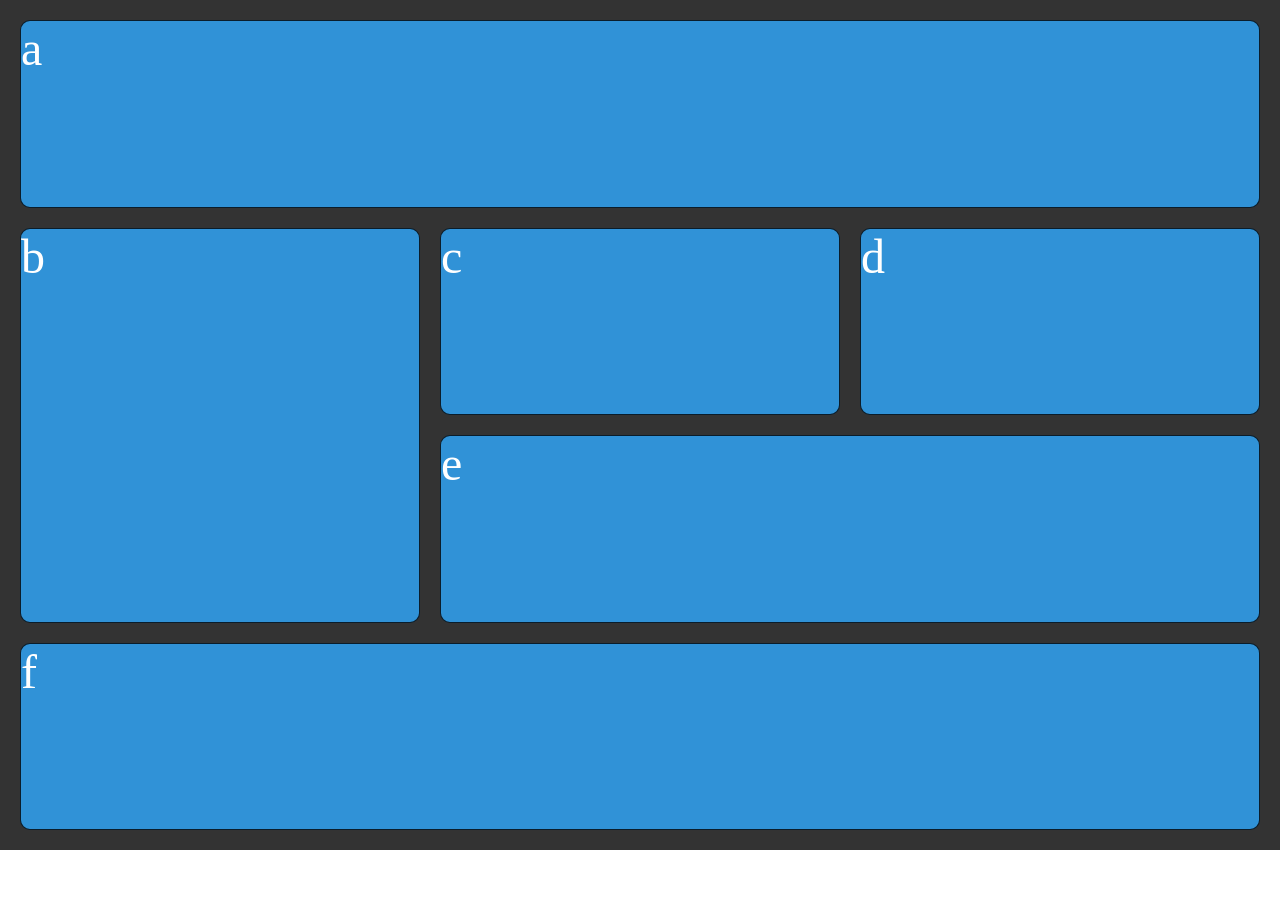
<file: EX-1/index.html>
<!DOCTYPE html>
<html lang="en">
<head>
    <meta charset="UTF-8">
    <meta name="viewport" content="width=device-width, initial-scale=1.0">
    <title>Grid</title>
    <link rel="stylesheet" href="style.css">
</head>
<body>
    <div class="wrapper">
        <div class="item a">a</div>
        <div class="item b">b</div>
        <div class="item c">c</div>  
        <div class="item d">d</div>
        <div class="item e">e</div>
        <div class="item f">f</div>  
      </div>
</body>
</html>
</file>
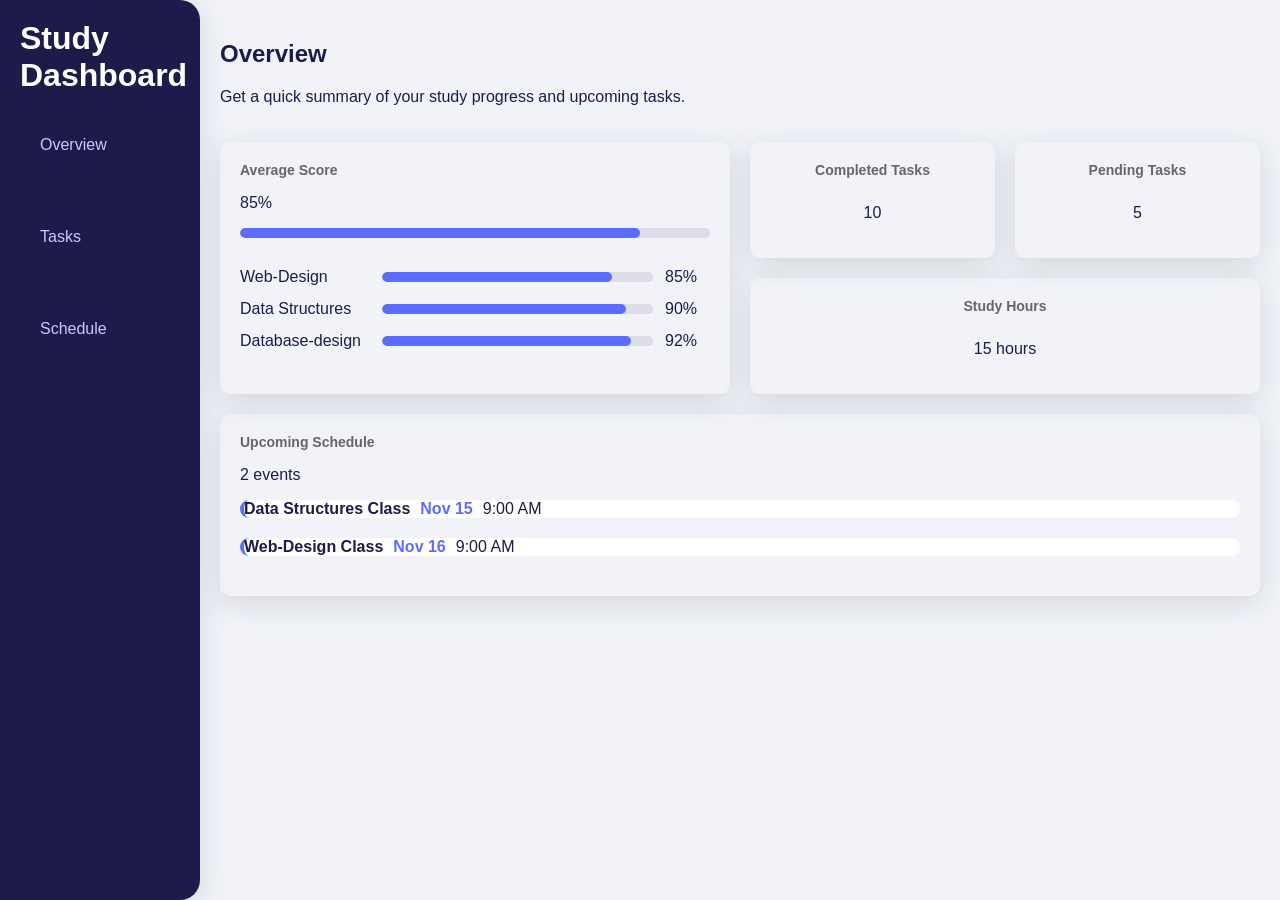
<file: LAB_1/EX-4/index.html>
<!DOCTYPE html>
<html lang="en">
<head>
    <meta charset="UTF-8">
    <meta name="viewport" content="width=device-width, initial-scale=1.0">
    <title>Study Dashboard</title>
    <link rel="stylesheet" href="style.css">
</head>
<body>
    <div class="container">
        <div class="sidebar">
            <h1>Study Dashboard</h1>
            <div class="nav-links">
                <a href="#overview" class="nav-button">Overview</a>
                <a href="#tasks" class="nav-button">Tasks</a>
                <a href="#schedule" class="nav-button">Schedule</a>
            </div>
        </div>
        <main class="content">
            <section>
                <h2>Overview</h2>
                <p>Get a quick summary of your study progress and upcoming tasks.</p>
                <div class="cards">
                    <div class="card card-1">
                        <h3>Completed Tasks</h3>
                        <p>10</p>
                    </div>
                    <div class="card card-2">
                        <h3>Pending Tasks</h3>
                        <p>5</p>
                    </div>
                    <div class="card card-3">
                        <h3>Upcoming Schedule</h3>
                        <p>2 events</p>
                        <div class="events">
                            <div class="event">
                                <strong class="event-title">Data Structures Class</strong>
                                <span class="event-date">Nov 15</span>
                                <span class="event-time">9:00 AM</span>
                            </div>
                            <div class="event">
                                <strong class="event-title">Web-Design Class</strong>
                                <span class="event-date">Nov 16</span>
                                <span class="event-time">9:00 AM</span>
                                </div>
                        </div>
                    </div>
                    <div class="card card-4">
                        <h3>Study Hours</h3>
                        <p>15 hours</p>
                    </div>
                    <div class="card card-5">
                        <h3>Average Score</h3>
                        <p>85%</p>
                        <div class="progress">
                            <div class="progress-fill" style=" width: 85%;"></div>
                        </div>
                        <div class="subject">
                            <span>Web-Design</span>
                            <div class="bar">
                                <div class="fill" style="width: 85%;"></div>
                            </div>
                            <span>85%</span>
                        </div>
                        <div class="subject">
                            <span>Data Structures</span>
                            <div class="bar">
                                <div class="fill" style="width: 90%;"></div>
                            </div>
                            <span>90%</span>
                        </div>
                        <div class="subject">
                            <span>Database-design</span>
                            <div class="bar">
                                <div class="fill" style="width: 92%;"></div>
                            </div>
                            <span>92%</span>
                        </div>
                    </div>
                </div>
            </section>
            <section id="tasks">
            </section>
            <section id="schedule">     
            </section>                 
        </main>
    </div>
</body>
</html>
</file>
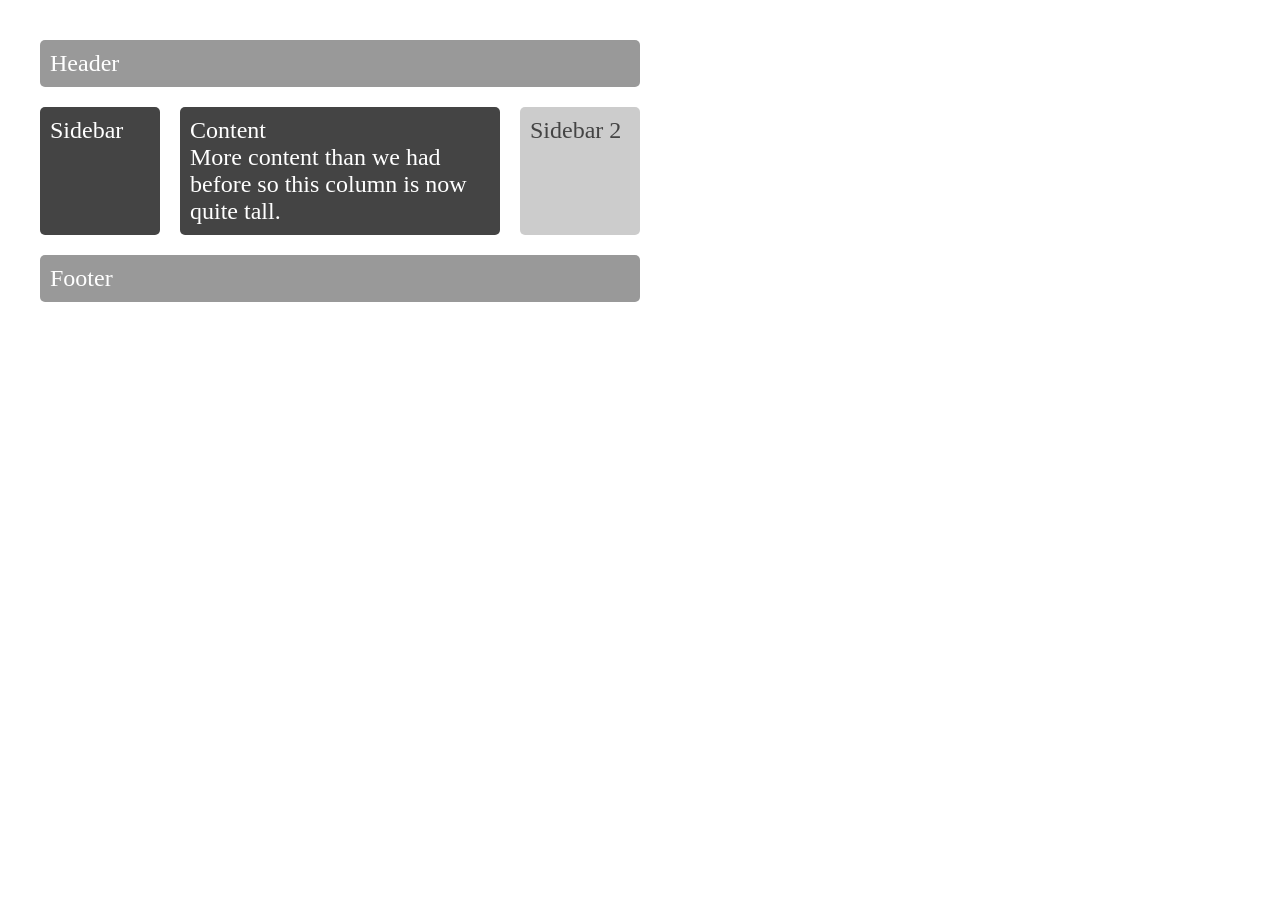
<file: LAB-2/EX3.html>
<!DOCTYPE html>
<html lang="en">
<head>
    <meta charset="UTF-8">
    <meta name="viewport" content="width=device-width, initial-scale=1.0">
    <title>Document</title>
    <style>
    body {
  margin: 40px;
    }

    .sidebar {
		grid-area: sidebar;
	}

	.sidebar2 {
		grid-area: sidebar2;
	}

	.content {
		grid-area: content;
	}

	.header {
		grid-area: header;
	}

	.footer {
		grid-area: footer;
	}

	.wrapper {
		background-color: #fff;
		color: #444;
	}

    .wrapper {
    display: grid;
    grid-gap: 1em;
    grid-template-areas:
     "header"
     "sidebar"
     "content"
     "sidebar2"
     "footer"
    }

	@media only screen and (min-width: 500px)  {
	.wrapper {

		grid-template-columns: 20% auto;
		grid-template-areas:
        "header   header"
		"sidebar  content"
		"sidebar2 sidebar2"
		"footer   footer";
	}
	}

	@media only screen and (min-width: 600px)   {
		.wrapper {
            grid-gap: 20px;
			grid-template-columns: 120px auto 120px;
			grid-template-areas:
            "header  header  header"
			"sidebar content sidebar2"
			"footer  footer  footer";
			max-width: 600px;
		}
	}

    .box {
    background-color: #444;
    color: #fff;
    border-radius: 5px;
    padding: 10px;
    font-size: 150%; 
    }

    .header,
    .footer {
        background-color: #999;
    }

    .sidebar2 {
        background-color: #ccc;
        color: #444;
    }
    </style>
</head>
<body>
    <div class="wrapper">
  <div class="box header">Header</div>
  <div class="box sidebar">Sidebar</div>
  <div class="box sidebar2">Sidebar 2</div>
  <div class="box content">Content
    <br /> More content than we had before so this column is now quite tall.</div>
  <div class="box footer">Footer</div>
</div>
</body>
</html>
</file>
<file: EX-1/style.css>
/* Styling only */
body {
  margin: 0;
}

.wrapper {
  background-color: #333333;
  color: #444;
  padding: 20px;
  height: 90vh;
  display: grid;
  grid-template-columns: repeat(3, 1fr);
  gap: 20px;
}

.item {
  background-color: #3092d7;
  color: #fff;
  border-radius: 10px;
  border: 1px solid rgba(0, 0, 0, 0.8);
  font-size: 3em;
}

/* Layouting only  (your work)*/
.item:nth-child(1) {
  grid-column: 1 / 4;
  grid-row: 1;
}
.item:nth-child(2) {
  grid-column: 1; 
  grid-row: 2/4;
}
.item:nth-child(5) {
  grid-column: 2/4;
  grid-row: 3;
}
.item:nth-child(6) {
  grid-column: 1/4;
  grid-row: 4;
}
</file>
<file: LAB_1/EX-4/style.css>
body {
  margin: 0;
  font-family: Arial, sans-serif;
  background-color:  #f1f3f9;
  color: #1e1b4b; 
}
.container {
  min-height: 100vh;
  display: flex;
  flex-direction: row;
  justify-content: flex-start;
}
.sidebar {
  width: 200px;
  background-color:  #1e1b4b;
  box-sizing: border-box;
  flex-shrink: 0;
  padding: 20px;
  box-shadow: rgba(100, 100, 111, 0.2) 0px 7px 29px 0px;
  border-radius: 0 20px 20px 0;    
  height: 100vh ;
  
}
.sidebar h1 {
  color: #ffffff;
  margin-top: 0;
}
.content {
  flex: 1;
  padding: 20px;
}
.nav-links {
  display: flex;
  margin-bottom: 10px;
  text-decoration: none;
  color: #333;
  flex-direction: column;
  gap: 50px;
  margin-top: 30px;
}
.nav-button {
  display: flex;
  align-items: center;  
  gap: 12px;
  padding: 12px 16px;
  color: #c7c9ff;
  text-decoration: none;
  border-radius: 10px;
  border-left: 4px solid transparent;
  transition: background 0.2s ease, color 0.2s ease, border-color 0.2s ease;
}
.nav-button:hover {
  background: rgba(255, 255, 255, 0.15);
  color: #ffffff;
}
.cards {
  display: grid;
  grid-template-columns: repeat(auto-fill, minmax(200px, 1fr));
  gap: 20px;
  border-radius: 10px;
  padding-top: 20px;
  padding-bottom: 20px;
}
.card:nth-child(5) {
  grid-column:1/3 ;
  grid-row: 1/3;
  padding: 20px;
  box-shadow: rgba(100, 100, 111, 0.2) 0px 7px 29px 0px;
  border-radius: 10px;
}
.card:nth-child(1) {
  grid-column: 3 / 4;
  grid-row: 1 / 2;
  border-radius: 10px;
  box-shadow: rgba(100, 100, 111, 0.2) 0px 7px 29px 0px;
  display: flex;
  flex-direction: column;
  justify-content: center;
  align-items: center;
  text-align: center;
  padding: 20px;
}
.card:nth-child(4) {
  grid-column: 3 / 5;
  grid-row: 2 / 3;
  box-shadow: rgba(100, 100, 111, 0.2) 0px 7px 29px 0px;
  border-radius: 10px;
  display: flex;
  flex-direction: column;
  justify-content: center;
  align-items: center;
  text-align: center;
  padding: 20px;
}
.card:nth-child(3) {
  grid-column: 1 / 5;
  grid-row: 3 / 4;
  box-shadow: rgba(100, 100, 111, 0.2) 0px 7px 29px 0px;
  border-radius: 10px;
  padding: 20px;
}
.card:nth-child(2) {
  grid-column: 4 / 5;
  grid-row: 1 / 2;
  box-shadow: rgba(100, 100, 111, 0.2) 0px 7px 29px 0px;
  border-radius: 10px;
  display: flex;
  flex-direction: column;
  justify-content: center;
  align-items: center;
  text-align: center;
  padding: 20px;
}


.card h3 {
  margin: 0 0 10px;
  align-items: center;
  font-size: 14px;
  color: #666;
}

.progress,
.bar {
  background: #dcdde6;
  border-radius: 999px;
  overflow: hidden;
  height: 10px;
  width: 100%;
}
.progress {
  margin-bottom: 30px;
}
.progress-fill,
.fill {
  height: 100%;
  background: #5b6cff;
  border-radius: 999px;
}
.subject {
  display: grid;
  grid-template-columns: 130px 1fr 45px;
  align-items: center;
  gap: 12px;
  margin-bottom: 14px;
}
.event {
  display: flex;
  align-items: center;
  gap: 10px;
  margin-bottom: 20px;
  background: #ffffff;
  border-radius: 10px;
  border-left: 4px solid #5b6cff;

}
.event-date {
  font-weight: bold;
  color: #5b6cff;
  white-space: nowrap;
}
</file>
